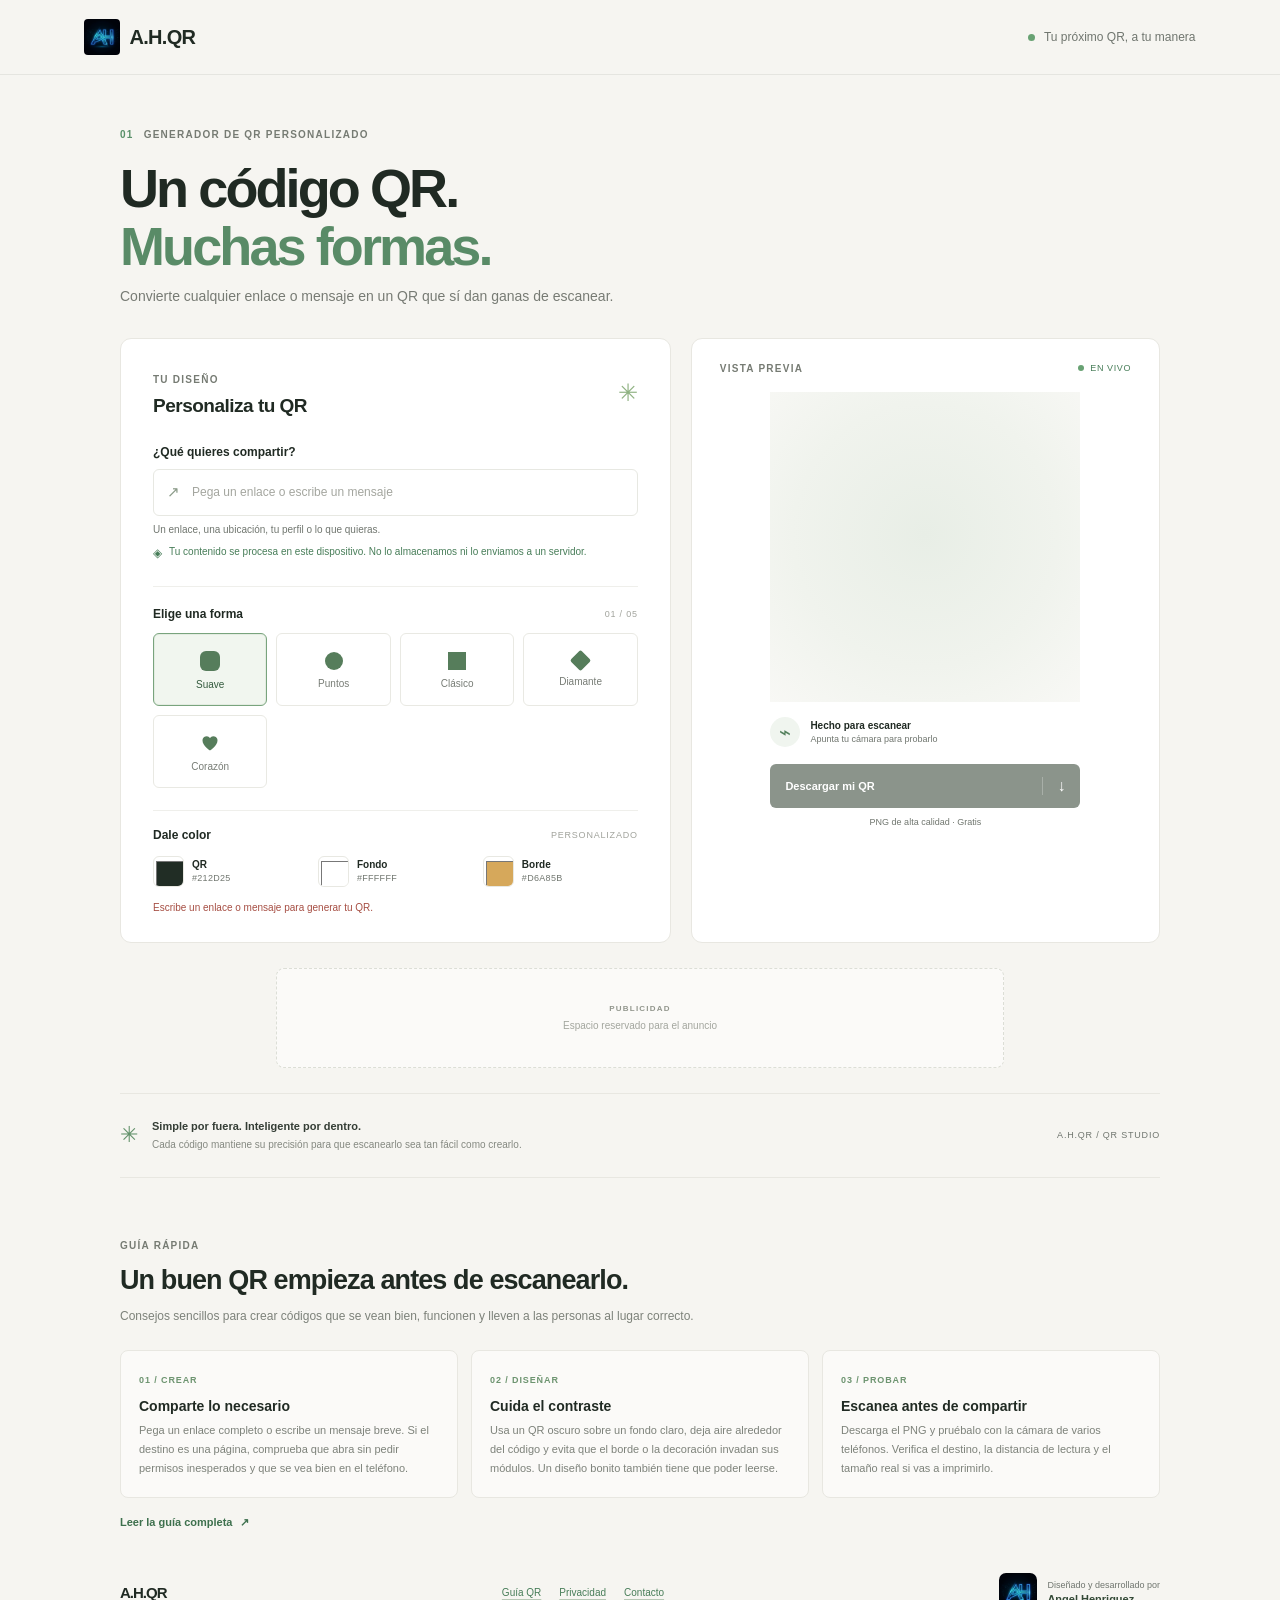
<file: index.html>
<!doctype html>
<html lang="es">
  <head>
    <meta charset="UTF-8" />
    <meta name="viewport" content="width=device-width, initial-scale=1" />
    <meta
      name="description"
      content="Crea códigos QR con formas y colores personalizados. Gratis, fácil y listo para descargar."
    />
    <meta name="theme-color" content="#f6f5f1" />
    <title>A.H.QR — Códigos QR personalizados</title>
    <link rel="icon" href="assets/angel-henriquez-logo.jpg" type="image/jpeg" />
    <link rel="stylesheet" href="styles.css" />
    <script defer src="assets/qrcode-generator-1.4.4.min.js"></script>
    <script defer src="app.js"></script>
  </head>
  <body>
    <header class="topbar">
      <a class="brand" href="#" aria-label="A.H.QR, inicio">
        <img src="assets/angel-henriquez-logo.jpg" alt="" width="36" height="36" />
        <span>A.H.QR</span>
      </a>
      <span class="topbar-note"><span class="live-dot"></span> Tu próximo QR, a tu manera</span>
    </header>

    <main>
      <section class="intro">
        <div class="eyebrow"><span>01</span> GENERADOR DE QR PERSONALIZADO</div>
        <h1>Un código QR.<br /><span>Muchas formas.</span></h1>
        <p>Convierte cualquier enlace o mensaje en un QR que sí dan ganas de escanear.</p>
      </section>

      <section class="workspace" aria-label="Generador de código QR">
        <div class="editor-card">
          <div class="card-heading">
            <div>
              <span class="step-label">TU DISEÑO</span>
              <h2>Personaliza tu QR</h2>
            </div>
            <span class="sparkle" aria-hidden="true">✳</span>
          </div>

          <form id="qr-form">
            <label class="field-label" for="qr-content">¿Qué quieres compartir?</label>
            <div class="input-wrap">
              <span class="input-icon" aria-hidden="true">↗</span>
              <input
                id="qr-content"
                name="content"
                type="text"
                maxlength="1200"
                autocomplete="off"
                placeholder="Pega un enlace o escribe un mensaje"
                required
              />
            </div>
            <p class="field-hint">Un enlace, una ubicación, tu perfil o lo que quieras.</p>
            <p class="privacy-hint"><span aria-hidden="true">◈</span> Tu contenido se procesa en este dispositivo. No lo almacenamos ni lo enviamos a un servidor.</p>

            <div class="section-divider"></div>
            <div class="option-heading">
              <label class="field-label">Elige una forma</label>
              <span class="option-caption">01 / 05</span>
            </div>
            <div class="shape-options" role="group" aria-label="Forma exterior del código QR">
              <button class="shape-option is-selected" type="button" data-shape="rounded" aria-pressed="true">
                <span class="shape-icon shape-rounded" aria-hidden="true"></span>
                <span>Suave</span>
              </button>
              <button class="shape-option" type="button" data-shape="circle" aria-pressed="false">
                <span class="shape-icon shape-circle" aria-hidden="true"></span>
                <span>Puntos</span>
              </button>
              <button class="shape-option" type="button" data-shape="square" aria-pressed="false">
                <span class="shape-icon shape-square" aria-hidden="true"></span>
                <span>Clásico</span>
              </button>
              <button class="shape-option" type="button" data-shape="diamond" aria-pressed="false">
                <span class="shape-icon shape-diamond" aria-hidden="true"></span>
                <span>Diamante</span>
              </button>
              <button class="shape-option" type="button" data-shape="heart" aria-pressed="false">
                <svg class="shape-icon shape-heart" viewBox="0 0 24 24" aria-hidden="true">
                  <path d="M12 21s-9-5.7-9-12a5 5 0 0 1 9-3 5 5 0 0 1 9 3c0 6.3-9 12-9 12Z" />
                </svg>
                <span>Corazón</span>
              </button>
            </div>

            <div id="heart-fill-option" class="heart-fill-option" hidden>
              <label class="color-control">
                <span class="color-swatch"><input id="heart-fill-color" type="color" value="#f8e7ed" aria-label="Color de relleno del corazón" /></span>
                <span><strong>Relleno del corazón</strong><small id="heart-fill-color-value">#F8E7ED</small></span>
              </label>
              <span>Un toque suave para tu diseño</span>
            </div>

            <div class="section-divider color-divider"></div>
            <div class="option-heading color-heading">
              <span class="field-label">Dale color</span>
              <span class="option-caption">PERSONALIZADO</span>
            </div>
            <div class="color-options">
              <label class="color-control">
                <span class="color-swatch"><input id="qr-color" type="color" value="#212d25" aria-label="Color del QR" /></span>
                <span><strong>QR</strong><small id="qr-color-value">#212D25</small></span>
              </label>
              <label class="color-control">
                <span class="color-swatch"><input id="bg-color" type="color" value="#ffffff" aria-label="Color de fondo" /></span>
                <span><strong>Fondo</strong><small id="bg-color-value">#FFFFFF</small></span>
              </label>
              <label class="color-control">
                <span class="color-swatch"><input id="border-color" type="color" value="#d6a85b" aria-label="Color del borde de la figura" /></span>
                <span><strong>Borde</strong><small id="border-color-value">#D6A85B</small></span>
              </label>
            </div>
            <p id="contrast-message" class="contrast-message" role="status" aria-live="polite"></p>
            <p id="status-message" class="status-message" role="status" aria-live="polite"></p>
          </form>
        </div>

        <aside class="preview-card" aria-label="Vista previa y descarga">
          <div class="preview-top">
            <span class="step-label">VISTA PREVIA</span>
            <span class="preview-live"><span class="live-dot"></span> EN VIVO</span>
          </div>
          <div class="qr-stage">
            <div class="qr-frame">
              <canvas id="qr-canvas" width="1024" height="1024" aria-label="Código QR personalizado dentro de la forma elegida"></canvas>
            </div>
          </div>
          <div class="preview-caption">
            <span class="caption-icon" aria-hidden="true">⌁</span>
            <div><strong>Hecho para escanear</strong><span>Apunta tu cámara para probarlo</span></div>
          </div>
          <button id="download-button" class="download-button" type="button" disabled>
            <span>Descargar mi QR</span><span class="download-icon" aria-hidden="true">↓</span>
          </button>
          <p class="download-note">PNG de alta calidad · Gratis</p>
        </aside>
      </section>

      <section class="ad-section" aria-label="Espacio publicitario">
        <div class="ad-slot" aria-label="Espacio reservado para un anuncio">
          <span class="ad-label">PUBLICIDAD</span>
          <p>Espacio reservado para el anuncio</p>
        </div>
      </section>

      <section class="bottom-note" aria-label="Información">
        <span class="bottom-star" aria-hidden="true">✳</span>
        <p><strong>Simple por fuera. Inteligente por dentro.</strong><br />Cada código mantiene su precisión para que escanearlo sea tan fácil como crearlo.</p>
        <span class="note-index">A.H.QR / QR STUDIO</span>
      </section>

      <section class="learn-section" aria-labelledby="learn-title">
        <div class="learn-heading">
          <span class="step-label">GUÍA RÁPIDA</span>
          <h2 id="learn-title">Un buen QR empieza antes de escanearlo.</h2>
          <p>Consejos sencillos para crear códigos que se vean bien, funcionen y lleven a las personas al lugar correcto.</p>
        </div>
        <div class="learn-grid">
          <article class="learn-card">
            <span class="learn-number">01 / CREAR</span>
            <h3>Comparte lo necesario</h3>
            <p>Pega un enlace completo o escribe un mensaje breve. Si el destino es una página, comprueba que abra sin pedir permisos inesperados y que se vea bien en el teléfono.</p>
          </article>
          <article class="learn-card">
            <span class="learn-number">02 / DISEÑAR</span>
            <h3>Cuida el contraste</h3>
            <p>Usa un QR oscuro sobre un fondo claro, deja aire alrededor del código y evita que el borde o la decoración invadan sus módulos. Un diseño bonito también tiene que poder leerse.</p>
          </article>
          <article class="learn-card">
            <span class="learn-number">03 / PROBAR</span>
            <h3>Escanea antes de compartir</h3>
            <p>Descarga el PNG y pruébalo con la cámara de varios teléfonos. Verifica el destino, la distancia de lectura y el tamaño real si vas a imprimirlo.</p>
          </article>
        </div>
        <a class="learn-link" href="guia.html">Leer la guía completa <span aria-hidden="true">↗</span></a>
      </section>
    </main>

    <footer>
      <span class="footer-brand">A.H.QR</span>
      <nav class="footer-links" aria-label="Enlaces del sitio">
        <a href="guia.html">Guía QR</a>
        <a href="privacidad.html">Privacidad</a>
        <a href="contacto.html">Contacto</a>
      </nav>
      <div class="author-signature">
        <img src="assets/angel-henriquez-logo.jpg" alt="Logotipo AH de Angel Henriquez" width="38" height="38" />
        <span><small>Diseñado y desarrollado por</small><strong>Angel Henriquez</strong></span>
      </div>
    </footer>
  </body>
</html>
</file>
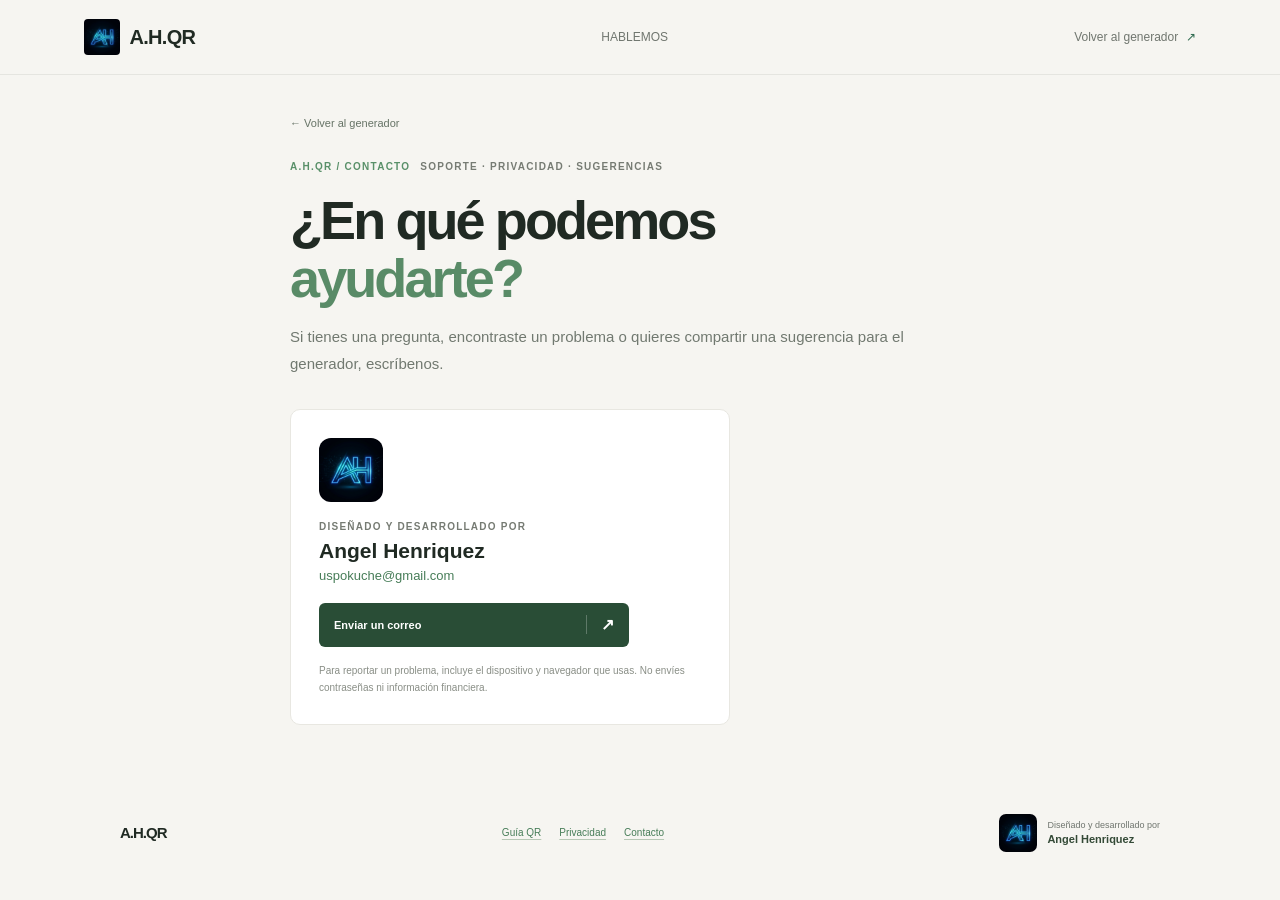
<file: contacto.html>
<!doctype html>
<html lang="es">
  <head>
    <meta charset="UTF-8" />
    <meta name="viewport" content="width=device-width, initial-scale=1" />
    <meta name="description" content="Contacta a Angel Henriquez por consultas sobre A.H.QR, soporte o privacidad." />
    <meta name="theme-color" content="#f6f5f1" />
    <title>Contacto — A.H.QR</title>
    <link rel="icon" href="assets/angel-henriquez-logo.jpg" type="image/jpeg" />
    <link rel="stylesheet" href="styles.css" />
  </head>
  <body>
    <header class="topbar">
      <a class="brand" href="index.html" aria-label="A.H.QR, inicio">
        <img src="assets/angel-henriquez-logo.jpg" alt="" width="36" height="36" />
        <span>A.H.QR</span>
      </a>
      <span class="topbar-note">HABLEMOS</span>
      <a class="github-link" href="index.html">Volver al generador <span aria-hidden="true">↗</span></a>
    </header>
    <main class="content-page contact-page">
      <a class="back-link" href="index.html">← Volver al generador</a>
      <div class="eyebrow"><span>A.H.QR / CONTACTO</span> SOPORTE · PRIVACIDAD · SUGERENCIAS</div>
      <h1>¿En qué podemos<br /><span>ayudarte?</span></h1>
      <p class="page-lead">Si tienes una pregunta, encontraste un problema o quieres compartir una sugerencia para el generador, escríbenos.</p>
      <section class="contact-card">
        <img src="assets/angel-henriquez-logo.jpg" alt="Logotipo AH de Angel Henriquez" width="64" height="64" />
        <span class="step-label">DISEÑADO Y DESARROLLADO POR</span>
        <h2>Angel Henriquez</h2>
        <a class="contact-email" href="mailto:uspokuche@gmail.com">uspokuche@gmail.com</a>
        <a class="download-button contact-button" href="mailto:uspokuche@gmail.com?subject=Consulta%20sobre%20A.H.QR">
          <span>Enviar un correo</span><span class="download-icon" aria-hidden="true">↗</span>
        </a>
        <p>Para reportar un problema, incluye el dispositivo y navegador que usas. No envíes contraseñas ni información financiera.</p>
      </section>
    </main>
    <footer>
      <span class="footer-brand"><a href="index.html">A.H.QR</a></span>
      <nav class="footer-links" aria-label="Enlaces del sitio">
        <a href="guia.html">Guía QR</a><a href="privacidad.html">Privacidad</a><a href="contacto.html">Contacto</a>
      </nav>
      <div class="author-signature">
        <img src="assets/angel-henriquez-logo.jpg" alt="Logotipo AH de Angel Henriquez" width="38" height="38" />
        <span><small>Diseñado y desarrollado por</small><strong>Angel Henriquez</strong></span>
      </div>
    </footer>
  </body>
</html>
</file>
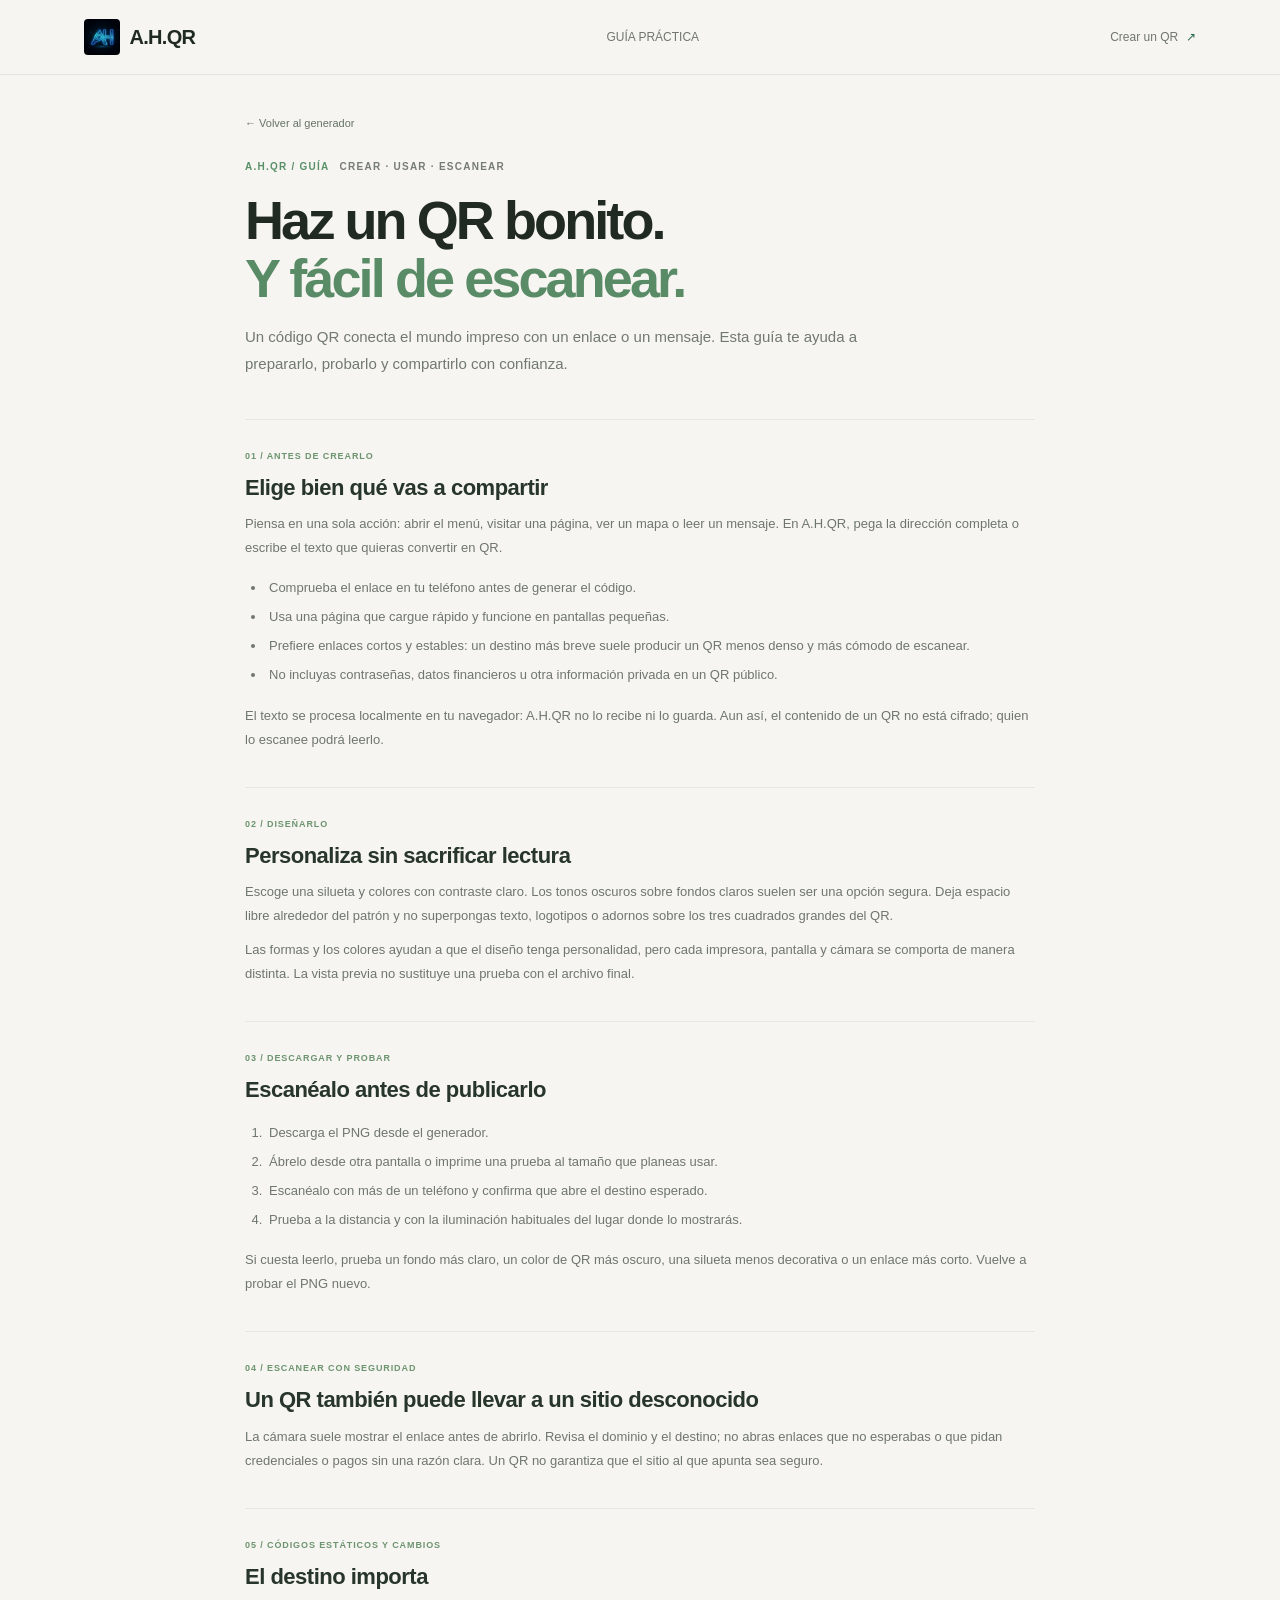
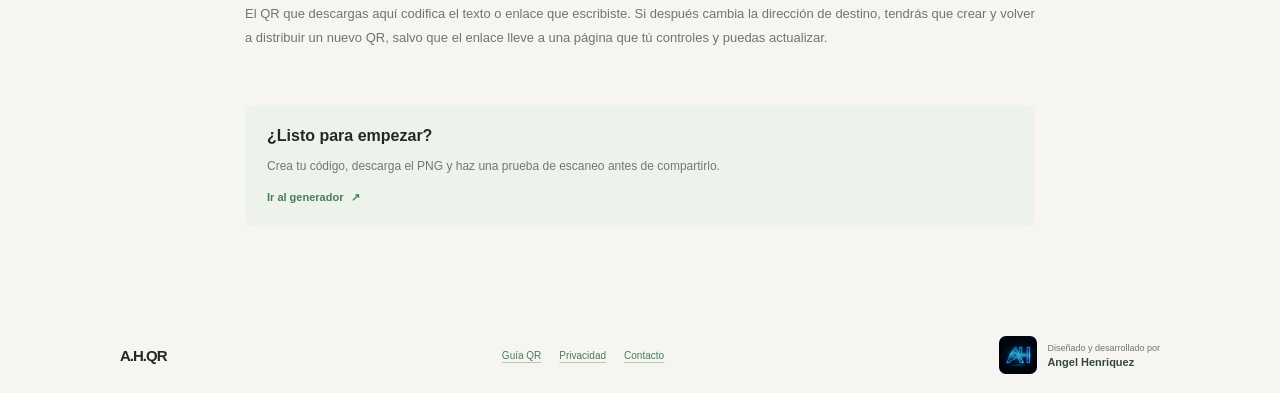
<file: guia.html>
<!doctype html>
<html lang="es">
  <head>
    <meta charset="UTF-8" />
    <meta name="viewport" content="width=device-width, initial-scale=1" />
    <meta name="description" content="Consejos de A.H.QR para crear, diseñar, probar, imprimir y escanear códigos QR personalizados." />
    <meta name="theme-color" content="#f6f5f1" />
    <title>Guía práctica de códigos QR — A.H.QR</title>
    <link rel="icon" href="assets/angel-henriquez-logo.jpg" type="image/jpeg" />
    <link rel="stylesheet" href="styles.css" />
  </head>
  <body>
    <header class="topbar">
      <a class="brand" href="index.html" aria-label="A.H.QR, inicio">
        <img src="assets/angel-henriquez-logo.jpg" alt="" width="36" height="36" />
        <span>A.H.QR</span>
      </a>
      <span class="topbar-note">GUÍA PRÁCTICA</span>
      <a class="github-link" href="index.html">Crear un QR <span aria-hidden="true">↗</span></a>
    </header>
    <main class="content-page">
      <a class="back-link" href="index.html">← Volver al generador</a>
      <div class="eyebrow"><span>A.H.QR / GUÍA</span> CREAR · USAR · ESCANEAR</div>
      <h1>Haz un QR bonito.<br /><span>Y fácil de escanear.</span></h1>
      <p class="page-lead">Un código QR conecta el mundo impreso con un enlace o un mensaje. Esta guía te ayuda a prepararlo, probarlo y compartirlo con confianza.</p>

      <article class="guide-article">
        <section>
          <span class="learn-number">01 / ANTES DE CREARLO</span>
          <h2>Elige bien qué vas a compartir</h2>
          <p>Piensa en una sola acción: abrir el menú, visitar una página, ver un mapa o leer un mensaje. En A.H.QR, pega la dirección completa o escribe el texto que quieras convertir en QR.</p>
          <ul>
            <li>Comprueba el enlace en tu teléfono antes de generar el código.</li>
            <li>Usa una página que cargue rápido y funcione en pantallas pequeñas.</li>
            <li>Prefiere enlaces cortos y estables: un destino más breve suele producir un QR menos denso y más cómodo de escanear.</li>
            <li>No incluyas contraseñas, datos financieros u otra información privada en un QR público.</li>
          </ul>
          <p>El texto se procesa localmente en tu navegador: A.H.QR no lo recibe ni lo guarda. Aun así, el contenido de un QR no está cifrado; quien lo escanee podrá leerlo.</p>
        </section>
        <section>
          <span class="learn-number">02 / DISEÑARLO</span>
          <h2>Personaliza sin sacrificar lectura</h2>
          <p>Escoge una silueta y colores con contraste claro. Los tonos oscuros sobre fondos claros suelen ser una opción segura. Deja espacio libre alrededor del patrón y no superpongas texto, logotipos o adornos sobre los tres cuadrados grandes del QR.</p>
          <p>Las formas y los colores ayudan a que el diseño tenga personalidad, pero cada impresora, pantalla y cámara se comporta de manera distinta. La vista previa no sustituye una prueba con el archivo final.</p>
        </section>
        <section>
          <span class="learn-number">03 / DESCARGAR Y PROBAR</span>
          <h2>Escanéalo antes de publicarlo</h2>
          <ol>
            <li>Descarga el PNG desde el generador.</li>
            <li>Ábrelo desde otra pantalla o imprime una prueba al tamaño que planeas usar.</li>
            <li>Escanéalo con más de un teléfono y confirma que abre el destino esperado.</li>
            <li>Prueba a la distancia y con la iluminación habituales del lugar donde lo mostrarás.</li>
          </ol>
          <p>Si cuesta leerlo, prueba un fondo más claro, un color de QR más oscuro, una silueta menos decorativa o un enlace más corto. Vuelve a probar el PNG nuevo.</p>
        </section>
        <section>
          <span class="learn-number">04 / ESCANEAR CON SEGURIDAD</span>
          <h2>Un QR también puede llevar a un sitio desconocido</h2>
          <p>La cámara suele mostrar el enlace antes de abrirlo. Revisa el dominio y el destino; no abras enlaces que no esperabas o que pidan credenciales o pagos sin una razón clara. Un QR no garantiza que el sitio al que apunta sea seguro.</p>
        </section>
        <section>
          <span class="learn-number">05 / CÓDIGOS ESTÁTICOS Y CAMBIOS</span>
          <h2>El destino importa</h2>
          <p>El QR que descargas aquí codifica el texto o enlace que escribiste. Si después cambia la dirección de destino, tendrás que crear y volver a distribuir un nuevo QR, salvo que el enlace lleve a una página que tú controles y puedas actualizar.</p>
        </section>
        <aside class="guide-callout">
          <strong>¿Listo para empezar?</strong>
          <p>Crea tu código, descarga el PNG y haz una prueba de escaneo antes de compartirlo.</p>
          <a class="learn-link" href="index.html">Ir al generador <span aria-hidden="true">↗</span></a>
        </aside>
      </article>
    </main>
    <footer>
      <span class="footer-brand"><a href="index.html">A.H.QR</a></span>
      <nav class="footer-links" aria-label="Enlaces del sitio">
        <a href="guia.html">Guía QR</a><a href="privacidad.html">Privacidad</a><a href="contacto.html">Contacto</a>
      </nav>
      <div class="author-signature">
        <img src="assets/angel-henriquez-logo.jpg" alt="Logotipo AH de Angel Henriquez" width="38" height="38" />
        <span><small>Diseñado y desarrollado por</small><strong>Angel Henriquez</strong></span>
      </div>
    </footer>
  </body>
</html>
</file>
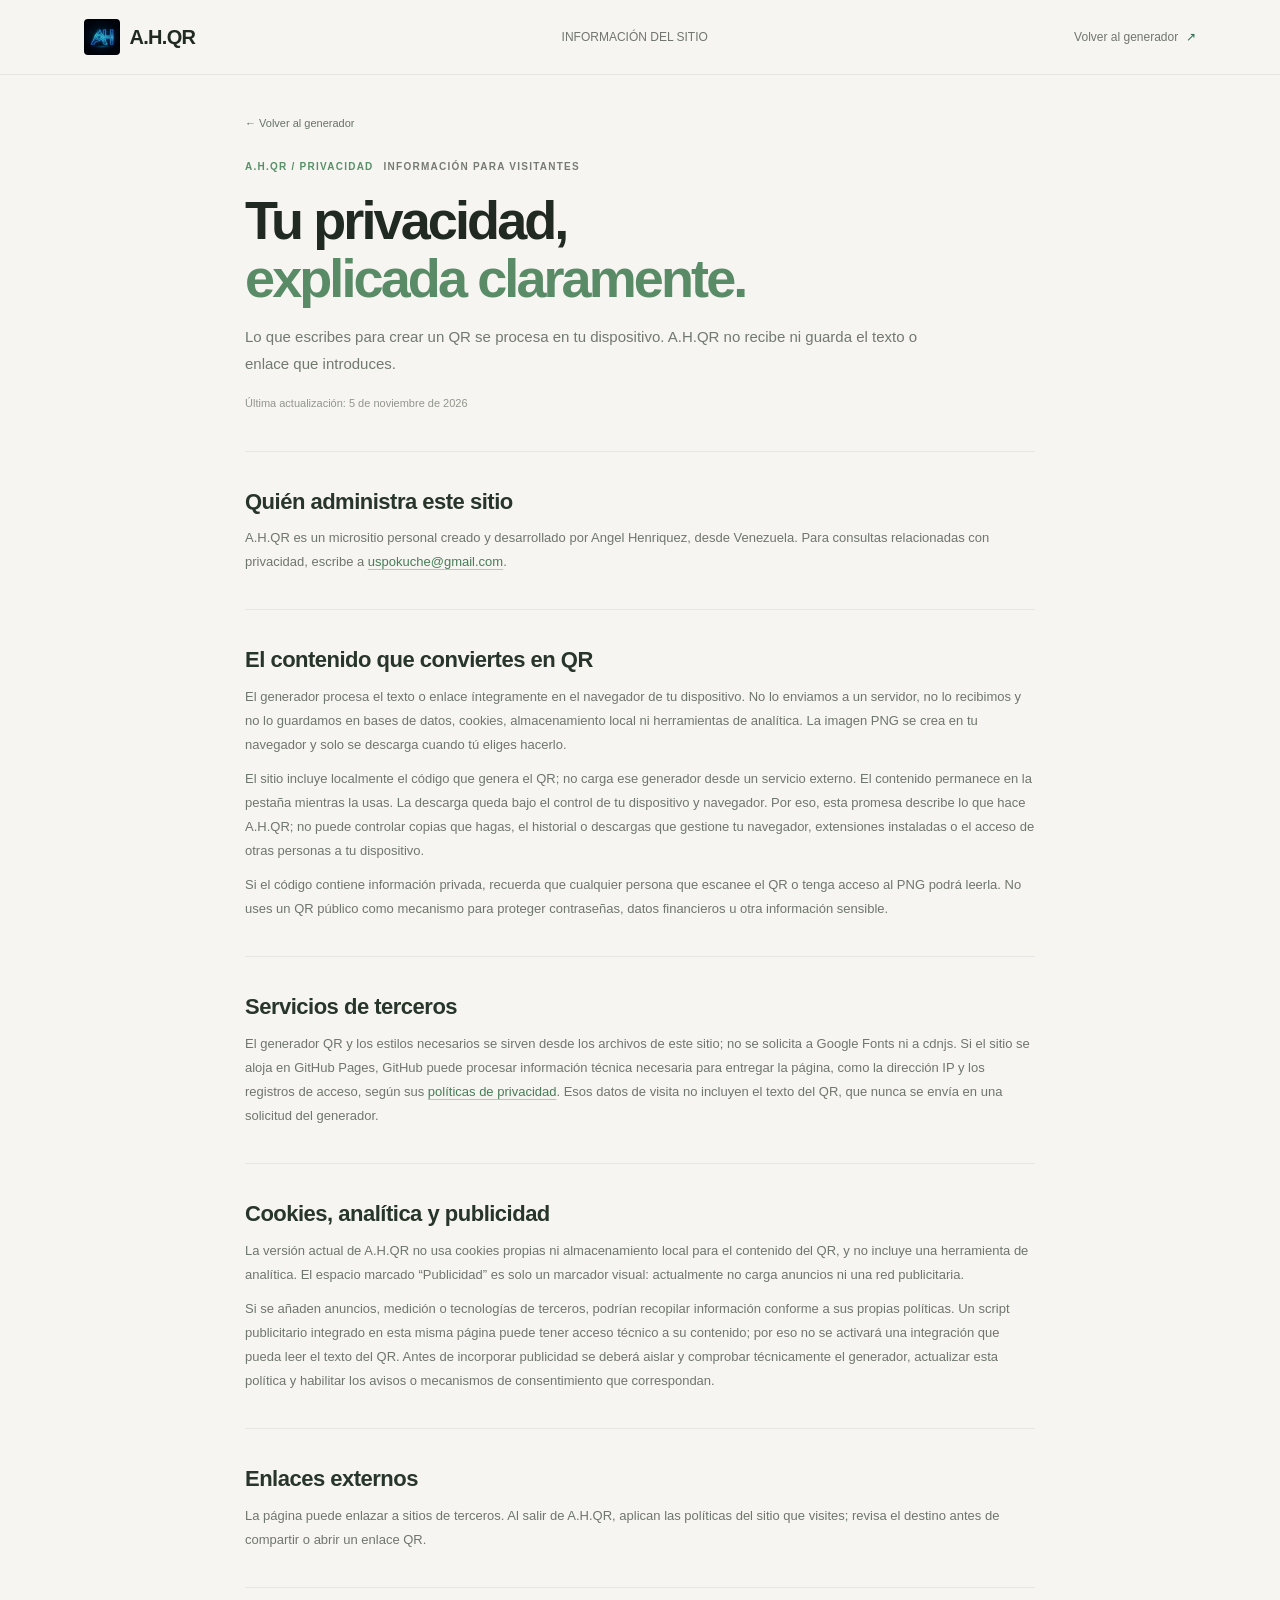
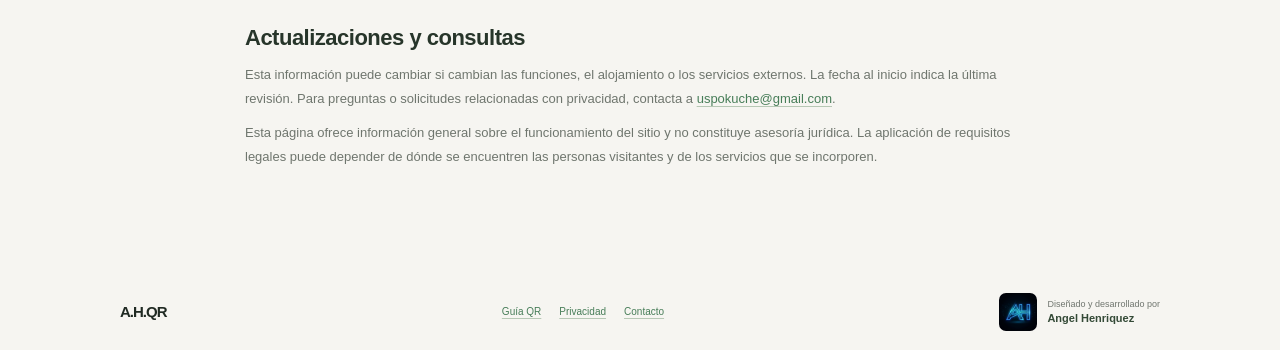
<file: privacidad.html>
<!doctype html>
<html lang="es">
  <head>
    <meta charset="UTF-8" />
    <meta name="viewport" content="width=device-width, initial-scale=1" />
    <meta name="description" content="Conoce qué información utiliza A.H.QR al crear códigos QR y cómo contactar al responsable del sitio." />
    <meta name="theme-color" content="#f6f5f1" />
    <title>Privacidad — A.H.QR</title>
    <link rel="icon" href="assets/angel-henriquez-logo.jpg" type="image/jpeg" />
    <link rel="stylesheet" href="styles.css" />
  </head>
  <body>
    <header class="topbar">
      <a class="brand" href="index.html" aria-label="A.H.QR, inicio">
        <img src="assets/angel-henriquez-logo.jpg" alt="" width="36" height="36" />
        <span>A.H.QR</span>
      </a>
      <span class="topbar-note">INFORMACIÓN DEL SITIO</span>
      <a class="github-link" href="index.html">Volver al generador <span aria-hidden="true">↗</span></a>
    </header>
    <main class="content-page">
      <a class="back-link" href="index.html">← Volver al generador</a>
      <div class="eyebrow"><span>A.H.QR / PRIVACIDAD</span> INFORMACIÓN PARA VISITANTES</div>
      <h1>Tu privacidad,<br /><span>explicada claramente.</span></h1>
      <p class="page-lead">Lo que escribes para crear un QR se procesa en tu dispositivo. A.H.QR no recibe ni guarda el texto o enlace que introduces.</p>
      <p class="policy-date">Última actualización: 5 de noviembre de 2026</p>

      <article class="guide-article">
        <section>
          <h2>Quién administra este sitio</h2>
          <p>A.H.QR es un micrositio personal creado y desarrollado por Angel Henriquez, desde Venezuela. Para consultas relacionadas con privacidad, escribe a <a href="mailto:uspokuche@gmail.com">uspokuche@gmail.com</a>.</p>
        </section>
        <section>
          <h2>El contenido que conviertes en QR</h2>
          <p>El generador procesa el texto o enlace íntegramente en el navegador de tu dispositivo. No lo enviamos a un servidor, no lo recibimos y no lo guardamos en bases de datos, cookies, almacenamiento local ni herramientas de analítica. La imagen PNG se crea en tu navegador y solo se descarga cuando tú eliges hacerlo.</p>
          <p>El sitio incluye localmente el código que genera el QR; no carga ese generador desde un servicio externo. El contenido permanece en la pestaña mientras la usas. La descarga queda bajo el control de tu dispositivo y navegador. Por eso, esta promesa describe lo que hace A.H.QR; no puede controlar copias que hagas, el historial o descargas que gestione tu navegador, extensiones instaladas o el acceso de otras personas a tu dispositivo.</p>
          <p>Si el código contiene información privada, recuerda que cualquier persona que escanee el QR o tenga acceso al PNG podrá leerla. No uses un QR público como mecanismo para proteger contraseñas, datos financieros u otra información sensible.</p>
        </section>
        <section>
          <h2>Servicios de terceros</h2>
          <p>El generador QR y los estilos necesarios se sirven desde los archivos de este sitio; no se solicita a Google Fonts ni a cdnjs. Si el sitio se aloja en GitHub Pages, GitHub puede procesar información técnica necesaria para entregar la página, como la dirección IP y los registros de acceso, según sus <a href="https://docs.github.com/en/site-policy/privacy-policies/github-general-privacy-statement" target="_blank" rel="noreferrer">políticas de privacidad</a>. Esos datos de visita no incluyen el texto del QR, que nunca se envía en una solicitud del generador.</p>
        </section>
        <section>
          <h2>Cookies, analítica y publicidad</h2>
          <p>La versión actual de A.H.QR no usa cookies propias ni almacenamiento local para el contenido del QR, y no incluye una herramienta de analítica. El espacio marcado “Publicidad” es solo un marcador visual: actualmente no carga anuncios ni una red publicitaria.</p>
          <p>Si se añaden anuncios, medición o tecnologías de terceros, podrían recopilar información conforme a sus propias políticas. Un script publicitario integrado en esta misma página puede tener acceso técnico a su contenido; por eso no se activará una integración que pueda leer el texto del QR. Antes de incorporar publicidad se deberá aislar y comprobar técnicamente el generador, actualizar esta política y habilitar los avisos o mecanismos de consentimiento que correspondan.</p>
        </section>
        <section>
          <h2>Enlaces externos</h2>
          <p>La página puede enlazar a sitios de terceros. Al salir de A.H.QR, aplican las políticas del sitio que visites; revisa el destino antes de compartir o abrir un enlace QR.</p>
        </section>
        <section>
          <h2>Actualizaciones y consultas</h2>
          <p>Esta información puede cambiar si cambian las funciones, el alojamiento o los servicios externos. La fecha al inicio indica la última revisión. Para preguntas o solicitudes relacionadas con privacidad, contacta a <a href="mailto:uspokuche@gmail.com">uspokuche@gmail.com</a>.</p>
          <p>Esta página ofrece información general sobre el funcionamiento del sitio y no constituye asesoría jurídica. La aplicación de requisitos legales puede depender de dónde se encuentren las personas visitantes y de los servicios que se incorporen.</p>
        </section>
      </article>
    </main>
    <footer>
      <span class="footer-brand"><a href="index.html">A.H.QR</a></span>
      <nav class="footer-links" aria-label="Enlaces del sitio">
        <a href="guia.html">Guía QR</a><a href="privacidad.html">Privacidad</a><a href="contacto.html">Contacto</a>
      </nav>
      <div class="author-signature">
        <img src="assets/angel-henriquez-logo.jpg" alt="Logotipo AH de Angel Henriquez" width="38" height="38" />
        <span><small>Diseñado y desarrollado por</small><strong>Angel Henriquez</strong></span>
      </div>
    </footer>
  </body>
</html>
</file>
<file: styles.css>
:root {
  color-scheme: light;
  --ink: #202a23;
  --muted: #898d85;
  --green: #2e6a4f;
  --paper: #f6f5f1;
  --line: #e8e7e1;
  --font: "DM Sans", "Segoe UI", sans-serif;
  --display: "Manrope", "Segoe UI", sans-serif;
}

* { box-sizing: border-box; }

body {
  margin: 0;
  background: var(--paper);
  color: var(--ink);
  font-family: var(--font);
  -webkit-font-smoothing: antialiased;
}

button, input { font: inherit; }
button { color: inherit; }

.topbar {
  height: 75px;
  padding: 0 max(6.6vw, 28px);
  border-bottom: 1px solid rgba(32, 42, 35, .08);
  display: flex;
  align-items: center;
  justify-content: space-between;
}

.brand {
  display: inline-flex;
  gap: 9px;
  align-items: center;
  color: var(--ink);
  text-decoration: none;
  font: 800 20px var(--display);
  letter-spacing: -.7px;
}

.brand img { width: 36px; height: 36px; display: block; object-fit: cover; border-radius: 4px; }
.topbar-note, .github-link { font-size: 12px; color: #70766f; }
.topbar-note { display: flex; align-items: center; gap: 9px; }
.live-dot { width: 7px; height: 7px; background: #68a273; display: inline-block; border-radius: 50%; }
.github-link { text-decoration: none; }
.github-link span { margin-left: 4px; color: var(--green); }

main { max-width: 1040px; width: calc(100% - 48px); margin: 0 auto; }

.intro { padding: 54px 0 34px; }
.eyebrow, .step-label {
  color: #767b73;
  font-size: 10px;
  letter-spacing: 1.25px;
  font-weight: 700;
}

.eyebrow { display: flex; align-items: center; gap: 10px; }
.eyebrow span { color: #599069; font-size: 10px; }
h1 {
  font: 700 clamp(38px, 5vw, 54px)/1.07 var(--display);
  letter-spacing: -2.9px;
  margin: 20px 0 12px;
}
h1 span { color: #598b67; }
.intro > p { color: #777b74; font-size: 14px; margin: 0; }

.workspace { display: grid; grid-template-columns: minmax(0, 1.08fr) minmax(350px, .92fr); gap: 20px; align-items: stretch; }
.editor-card, .preview-card { border: 1px solid #e8e7e1; border-radius: 11px; }
.editor-card { background: #fff; padding: 30px 32px 27px; }
.card-heading { display: flex; justify-content: space-between; align-items: center; margin-bottom: 28px; }
.card-heading h2 { font: 700 19px var(--display); letter-spacing: -.5px; margin: 8px 0 0; }
.sparkle { font-size: 24px; color: #8fb282; }

.field-label { display: block; font-size: 12px; font-weight: 700; }
.input-wrap {
  display: flex;
  align-items: center;
  margin-top: 10px;
  border: 1px solid #e7e8e2;
  border-radius: 6px;
  height: 47px;
  padding: 0 13px;
  transition: border-color .2s, box-shadow .2s;
}
.input-wrap:focus-within { border-color: #77a17c; box-shadow: 0 0 0 3px rgba(90, 139, 103, .1); }
.input-icon { font-size: 15px; color: #8b9b89; margin-right: 10px; }
.input-wrap input { border: 0; outline: 0; color: #414841; width: 100%; font-size: 12px; background: transparent; }
.input-wrap input::placeholder { color: #a4a69f; }
.field-hint { font-size: 10px; color: #70766f; margin: 8px 0 0; }
.privacy-hint { display: flex; align-items: flex-start; gap: 7px; margin: 9px 0 0; color: #477d58; font-size: 10px; line-height: 1.5; }
.privacy-hint span { flex: 0 0 auto; font-size: 12px; }
.section-divider { border-top: 1px solid #efefeb; margin: 24px 0 20px; }
.option-heading { display: flex; justify-content: space-between; align-items: center; }
.option-caption { font-size: 9px; color: #a1a39c; letter-spacing: .8px; }

.shape-options { display: grid; grid-template-columns: repeat(4, 1fr); gap: 9px; margin-top: 12px; }
.shape-option {
  border: 1px solid #e9e9e3;
  border-radius: 6px;
  min-height: 73px;
  padding: 10px 4px 8px;
  background: #fff;
  display: flex;
  flex-direction: column;
  gap: 8px;
  justify-content: center;
  align-items: center;
  cursor: pointer;
  font-size: 10px;
  color: #777c75;
  transition: border-color .15s, background .15s, transform .15s;
}
.shape-option:hover { border-color: #93b093; transform: translateY(-1px); }
.shape-option.is-selected { color: #345b3e; background: #f1f6ef; border-color: #79a47d; box-shadow: inset 0 0 0 1px rgba(121, 164, 125, .12); }
.shape-icon { position: relative; width: 20px; height: 20px; display: block; background: #567d5b; }
.shape-rounded { border-radius: 6px; }
.shape-circle { width: 18px; height: 18px; border-radius: 50%; }
.shape-square { width: 18px; height: 18px; }
.shape-diamond { width: 15px; height: 15px; transform: rotate(45deg); border-radius: 2px; }
.shape-icon.shape-heart { background: transparent; fill: #567d5b; }

.heart-fill-option { margin-top: 13px; padding: 10px 12px; border: 1px solid #f0e2e6; border-radius: 7px; background: #fcf6f8; display: flex; align-items: center; justify-content: space-between; gap: 8px; }
.heart-fill-option[hidden] { display: none; }
.heart-fill-option > span { color: #70766f; font-size: 9px; text-align: right; }
.heart-fill-option .color-control { flex-shrink: 0; }
.heart-fill-option .color-control strong { font-size: 10px; }

.color-divider { margin: 22px 0 17px; }
.color-options { display: grid; grid-template-columns: repeat(3, minmax(0, 1fr)); align-items: center; gap: 10px; margin-top: 14px; }
.color-control { display: flex; align-items: center; gap: 8px; cursor: pointer; min-width: 0; }
.color-swatch { display: grid; place-items: center; width: 31px; height: 31px; border-radius: 6px; border: 1px solid #e8e8e2; overflow: hidden; background: #fff; }
.color-swatch input { width: 38px; height: 38px; padding: 0; border: none; cursor: pointer; background: transparent; }
.color-control strong, .color-control small { display: block; }
.color-control strong { font-size: 10px; margin-bottom: 3px; }
.color-control small { color: #70766f; font-size: 9px; letter-spacing: .3px; }
.contrast-message, .status-message { min-height: 14px; margin: 13px 0 0; font-size: 10px; line-height: 1.5; }
.contrast-message { color: #80530d; }
.contrast-message:empty { display: none; }
.status-message { color: #a64e43; }

.preview-card { padding: 24px 28px 17px; background: #fff; display: flex; flex-direction: column; align-items: center; }
.preview-top { width: 100%; display: flex; justify-content: space-between; align-items: center; }
.preview-live { color: #477d58; font-size: 9px; letter-spacing: .6px; display: flex; align-items: center; gap: 6px; }
.preview-live .live-dot { width: 6px; height: 6px; }
.qr-stage { position: relative; width: min(100%, 310px); aspect-ratio: 1; margin: 18px 0 15px; background: radial-gradient(circle at 50% 46%, #e8eee6 0%, #f0f3ed 58%, #f8f8f5 100%); display: grid; place-items: center; }
.qr-frame { width: 100%; aspect-ratio: 1; display: grid; place-items: center; }
#qr-canvas { width: 100%; height: 100%; display: block; }

.preview-caption { width: min(100%, 310px); display: flex; gap: 10px; align-items: center; margin: 0 0 17px; }
.caption-icon { border-radius: 50%; background: #f0f5ef; width: 30px; height: 30px; color: #54815d; font-size: 20px; line-height: 30px; text-align: center; }
.preview-caption strong, .preview-caption span { display: block; }
.preview-caption strong { font-size: 10px; margin-bottom: 3px; }
.preview-caption div span { font-size: 9px; color: #70766f; }
.download-button {
  border: 0;
  background: #294d36;
  color: #fff;
  border-radius: 6px;
  width: min(100%, 310px);
  height: 44px;
  padding: 0 15px;
  display: flex;
  justify-content: space-between;
  align-items: center;
  cursor: pointer;
  font-size: 11px;
  font-weight: 600;
  transition: background .2s, transform .2s;
}
.download-button:hover { background: #1f3e2a; transform: translateY(-1px); }
.download-button:disabled { background: #8b948b; cursor: not-allowed; transform: none; }
.download-button:focus-visible, .shape-option:focus-visible { outline: 3px solid #a9c5a5; outline-offset: 3px; }
.download-icon { border-left: 1px solid rgba(255,255,255,.25); padding-left: 14px; font-size: 16px; }
.download-note { color: #70766f; font-size: 9px; margin: 9px 0 0; }

.ad-section { margin: 25px auto 0; max-width: 728px; }
.ad-slot {
  min-height: 100px;
  padding: 14px;
  border: 1px dashed #dcded6;
  border-radius: 8px;
  background: rgba(255, 255, 255, .52);
  display: flex;
  flex-direction: column;
  align-items: center;
  justify-content: center;
  gap: 7px;
  text-align: center;
}
.ad-label { color: #92968d; font-size: 8px; font-weight: 700; letter-spacing: 1.2px; }
.ad-slot p { margin: 0; color: #a3a69e; font-size: 10px; }

.bottom-note { min-height: 85px; border-top: 1px solid #e8e7e1; border-bottom: 1px solid #e8e7e1; margin-top: 25px; display: flex; align-items: center; gap: 14px; }
.bottom-star { color: #62916a; font-size: 22px; }
.bottom-note p { color: #858981; font-size: 10px; line-height: 1.7; margin: 0; }
.bottom-note p strong { font-size: 11px; color: #343d35; }
.note-index { margin-left: auto; font-size: 9px; color: #70766f; letter-spacing: .8px; }
footer { width: calc(100% - 48px); max-width: 1040px; margin: 0 auto; min-height: 76px; display: flex; align-items: center; justify-content: space-between; font-size: 10px; color: #92958d; }
.footer-brand { color: var(--ink); font: 800 15px var(--display); letter-spacing: -1px; text-decoration: none; }
.footer-brand a { color: inherit; text-decoration: none; }
.footer-links { display: flex; align-items: center; gap: 18px; }
.footer-links a, .guide-article a { color: #477d58; text-decoration-color: #b7c8b5; text-underline-offset: 3px; }
.footer-links a:hover, .guide-article a:hover { color: #294d36; }
.author-signature { display: flex; align-items: center; gap: 10px; }
.author-signature img { width: 38px; height: 38px; border-radius: 7px; object-fit: cover; background: #07101f; }
.author-signature small, .author-signature strong { display: block; }
.author-signature small { color: #70766f; font-size: 9px; margin-bottom: 3px; }
.author-signature strong { color: #344a37; font: 700 11px var(--display); }

.content-page { max-width: 790px; min-height: 65vh; padding: 38px 0 70px; }
.back-link { display: inline-block; margin-bottom: 32px; color: #667366; font-size: 11px; text-decoration: none; }
.back-link:hover { color: #294d36; }
.content-page .eyebrow { margin-bottom: 0; }
.content-page h1 { margin-top: 20px; }
.page-lead { max-width: 680px; color: #717970; font-size: 15px; line-height: 1.8; }
.policy-date { margin-top: 20px; color: #91958d; font-size: 11px; }
.guide-article { margin-top: 42px; }
.guide-article section { padding: 25px 0; border-top: 1px solid #e8e7e1; }
.guide-article h2 { margin: 10px 0; color: #27352a; font: 700 22px/1.35 var(--display); letter-spacing: -.5px; }
.guide-article p, .guide-article li { color: #6f766e; font-size: 13px; line-height: 1.85; }
.guide-article p { margin: 10px 0; }
.guide-article ul, .guide-article ol { padding-left: 21px; }
.guide-article li { padding-left: 3px; margin: 5px 0; }
.learn-section { padding: 57px 0 24px; }
.learn-heading { max-width: 590px; }
.learn-heading h2 { margin: 11px 0 9px; font: 700 27px/1.25 var(--display); letter-spacing: -.9px; }
.learn-heading > p { margin: 0; color: #7d827a; font-size: 12px; line-height: 1.8; }
.learn-grid { display: grid; grid-template-columns: repeat(3, 1fr); gap: 13px; margin-top: 22px; }
.learn-card { padding: 18px; border: 1px solid #e8e7e1; border-radius: 8px; background: rgba(255,255,255,.55); }
.learn-number { color: #6d9470; font-size: 9px; font-weight: 700; letter-spacing: .9px; }
.learn-card h3 { margin: 11px 0 7px; font: 700 14px var(--display); }
.learn-card p { margin: 0; color: #7d827a; font-size: 11px; line-height: 1.75; }
.learn-link { display: inline-flex; gap: 8px; align-items: center; margin-top: 18px; color: #3d704d; font-size: 11px; font-weight: 700; text-decoration: none; }
.learn-link:hover { color: #244b32; }
.guide-callout { margin: 20px 0; padding: 22px; border-radius: 9px; background: #edf3eb; }
.guide-callout strong { font: 700 16px var(--display); }
.guide-callout p { color: #707970; font-size: 12px; }
.guide-callout .learn-link { margin-top: 3px; }
.contact-page { max-width: 700px; }
.contact-card { max-width: 440px; margin-top: 32px; padding: 28px; border: 1px solid #e8e7e1; border-radius: 10px; background: #fff; display: flex; flex-direction: column; align-items: flex-start; }
.contact-card > img { width: 64px; height: 64px; margin-bottom: 19px; border-radius: 12px; object-fit: cover; background: #07101f; }
.contact-card h2 { margin: 7px 0 5px; font: 700 21px var(--display); }
.contact-email { color: #477d58; font-size: 13px; text-decoration: none; }
.contact-email:hover { text-decoration: underline; }
.contact-button { margin-top: 20px; text-decoration: none; }
.contact-card > p { color: #898e86; font-size: 10px; line-height: 1.7; margin: 15px 0 0; }

@media (max-width: 760px) {
  .topbar { height: 64px; padding: 0 22px; }
  .topbar-note { display: none; }
  main { width: calc(100% - 36px); }
  .intro { padding: 43px 0 26px; }
  h1 { font-size: clamp(40px, 10vw, 51px); letter-spacing: -2.6px; margin-top: 17px; }
  .intro > p { max-width: 310px; font-size: 13px; line-height: 1.6; }
  .workspace { grid-template-columns: 1fr; gap: 14px; }
  .editor-card { padding: 24px 22px 17px; }
  .card-heading { margin-bottom: 23px; }
  .preview-card { padding: 22px 22px 18px; }
  .qr-stage { width: min(100%, 330px); margin-top: 20px; }
  .qr-frame { width: min(86%, 280px); }
  .preview-caption, .download-button { width: min(100%, 330px); }
  .ad-section { margin-top: 18px; }
  .ad-slot { min-height: 100px; }
  .bottom-note { margin-top: 18px; min-height: 78px; }
  .note-index { display: none; }
  footer { min-height: 90px; gap: 14px; flex-wrap: wrap; padding: 14px 0; }
  .footer-links { order: 3; width: 100%; justify-content: center; gap: 22px; padding-top: 3px; }
  .learn-section { padding-top: 42px; }
  .learn-grid { grid-template-columns: 1fr; gap: 9px; }
  .learn-card { padding: 15px 17px; }
  .content-page { padding-top: 28px; }
  .back-link { margin-bottom: 26px; }
  .guide-article { margin-top: 28px; }
  .guide-article section { padding: 20px 0; }
  .guide-article h2 { font-size: 19px; }
  .page-lead { font-size: 13px; }
}

@media (max-width: 390px) {
  .topbar { padding: 0 18px; }
  main, footer { width: calc(100% - 28px); }
  .editor-card { padding-left: 17px; padding-right: 17px; }
  .shape-options { gap: 6px; }
  .shape-option { min-height: 69px; }
  .color-options { gap: 5px; }
  .color-control { gap: 5px; }
  .color-control small { font-size: 8px; }
  .footer-links { gap: 16px; }
  .author-signature { gap: 7px; }
  .author-signature img { width: 34px; height: 34px; }
  .author-signature small { font-size: 8px; }
}

@media (prefers-reduced-motion: reduce) {
  *, *::before, *::after { scroll-behavior: auto !important; transition-duration: .01ms !important; }
}
</file>
